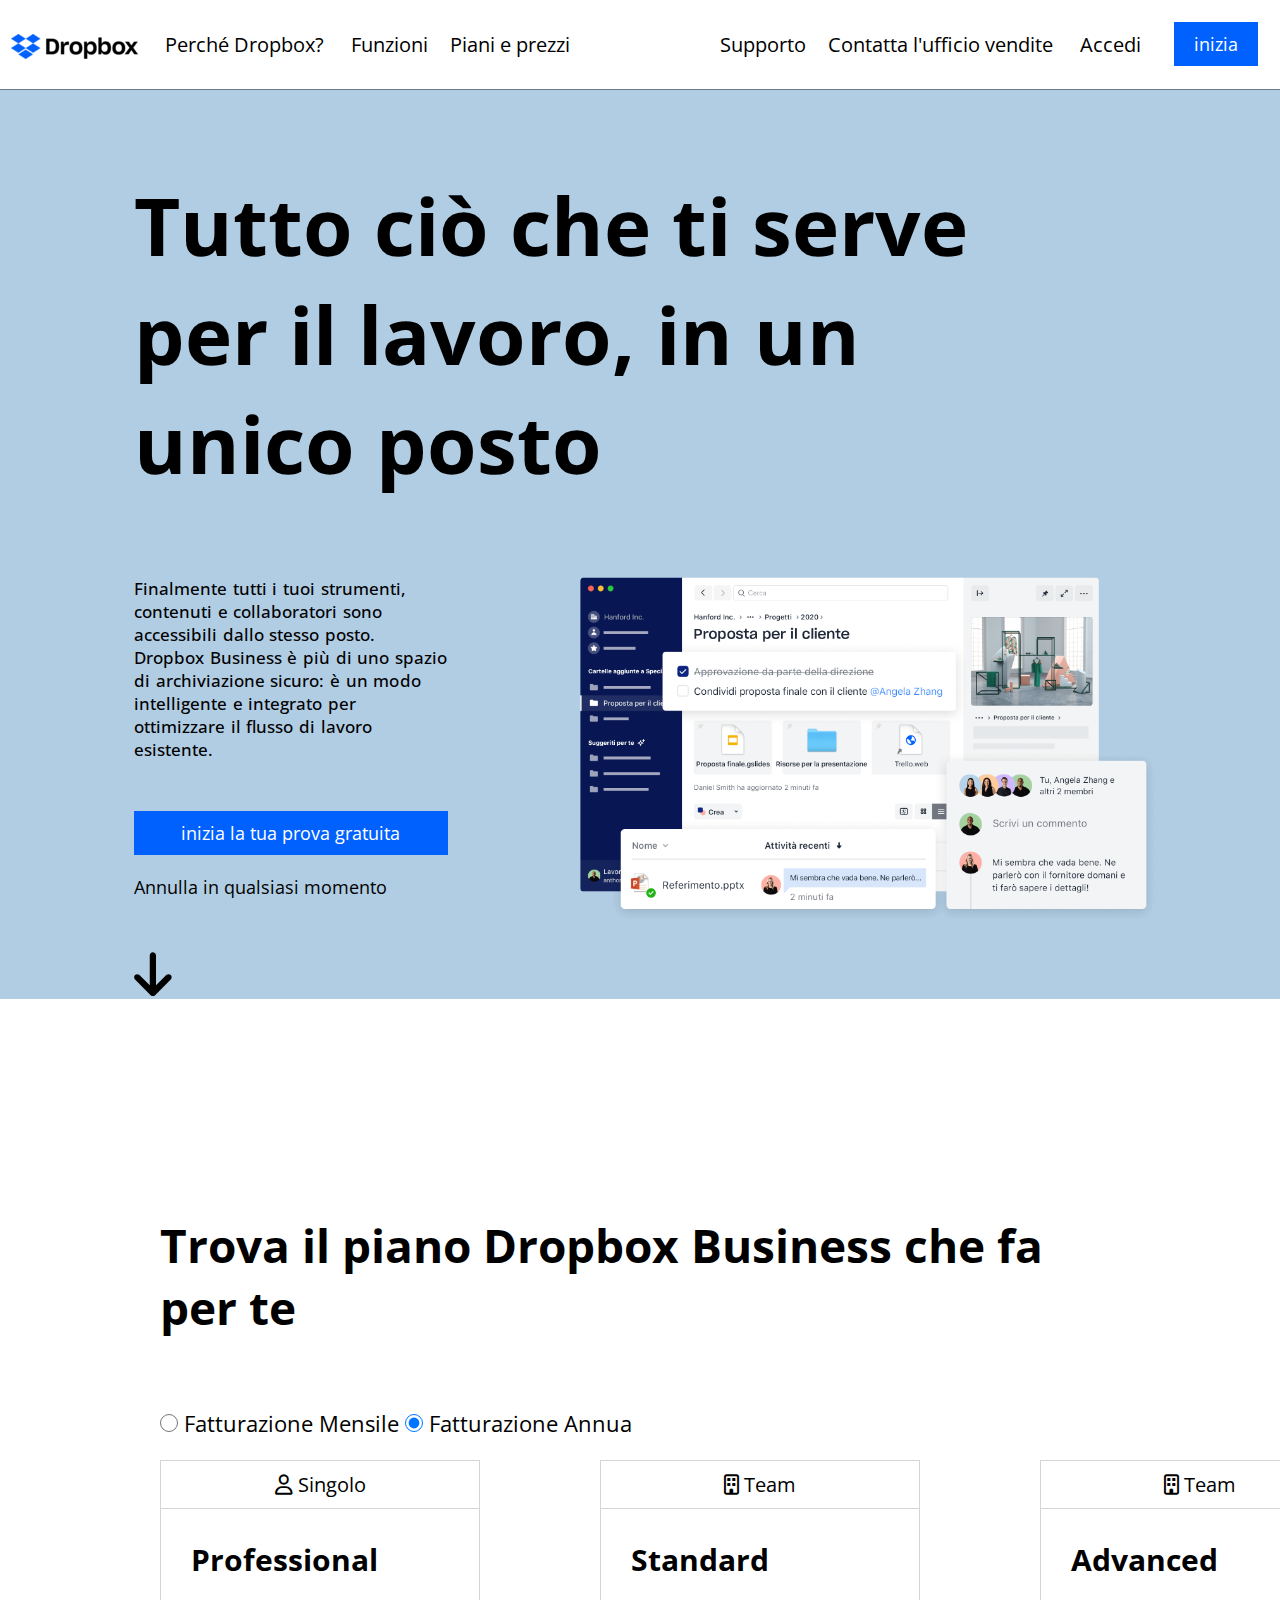
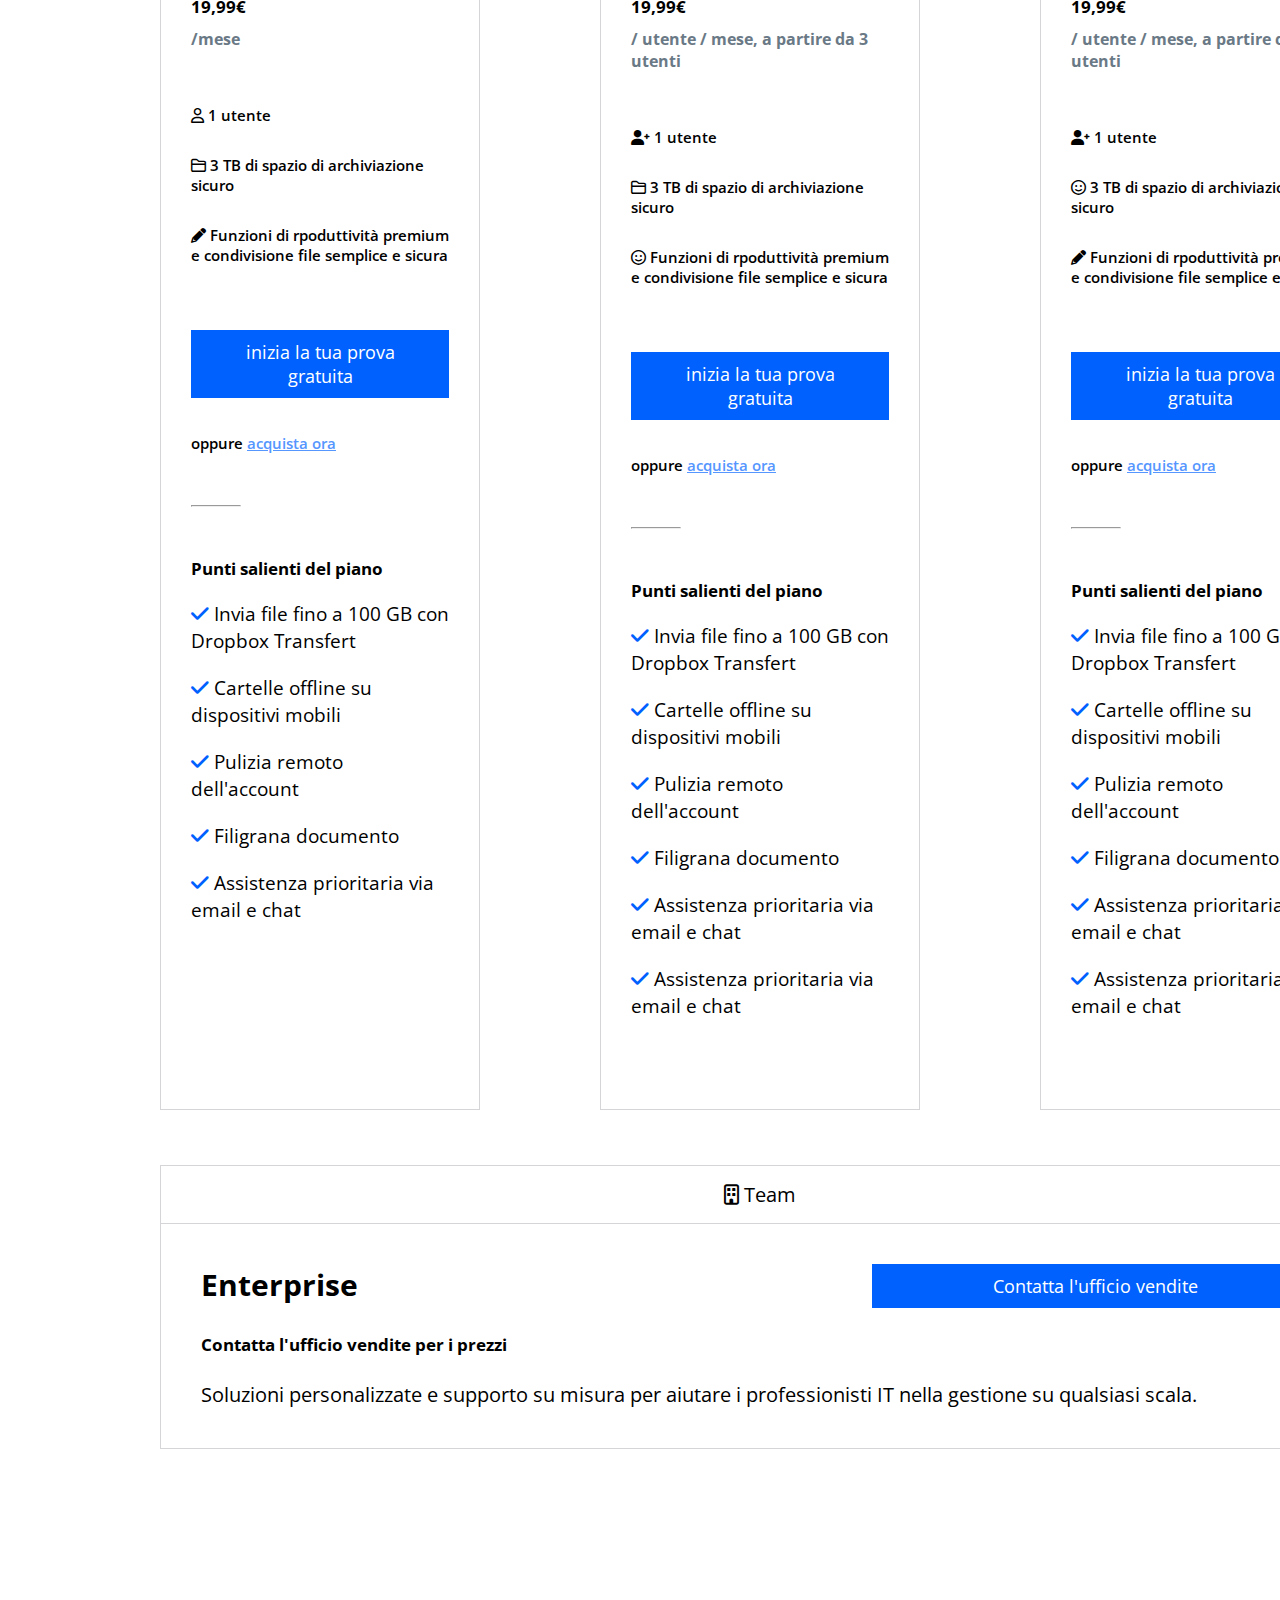
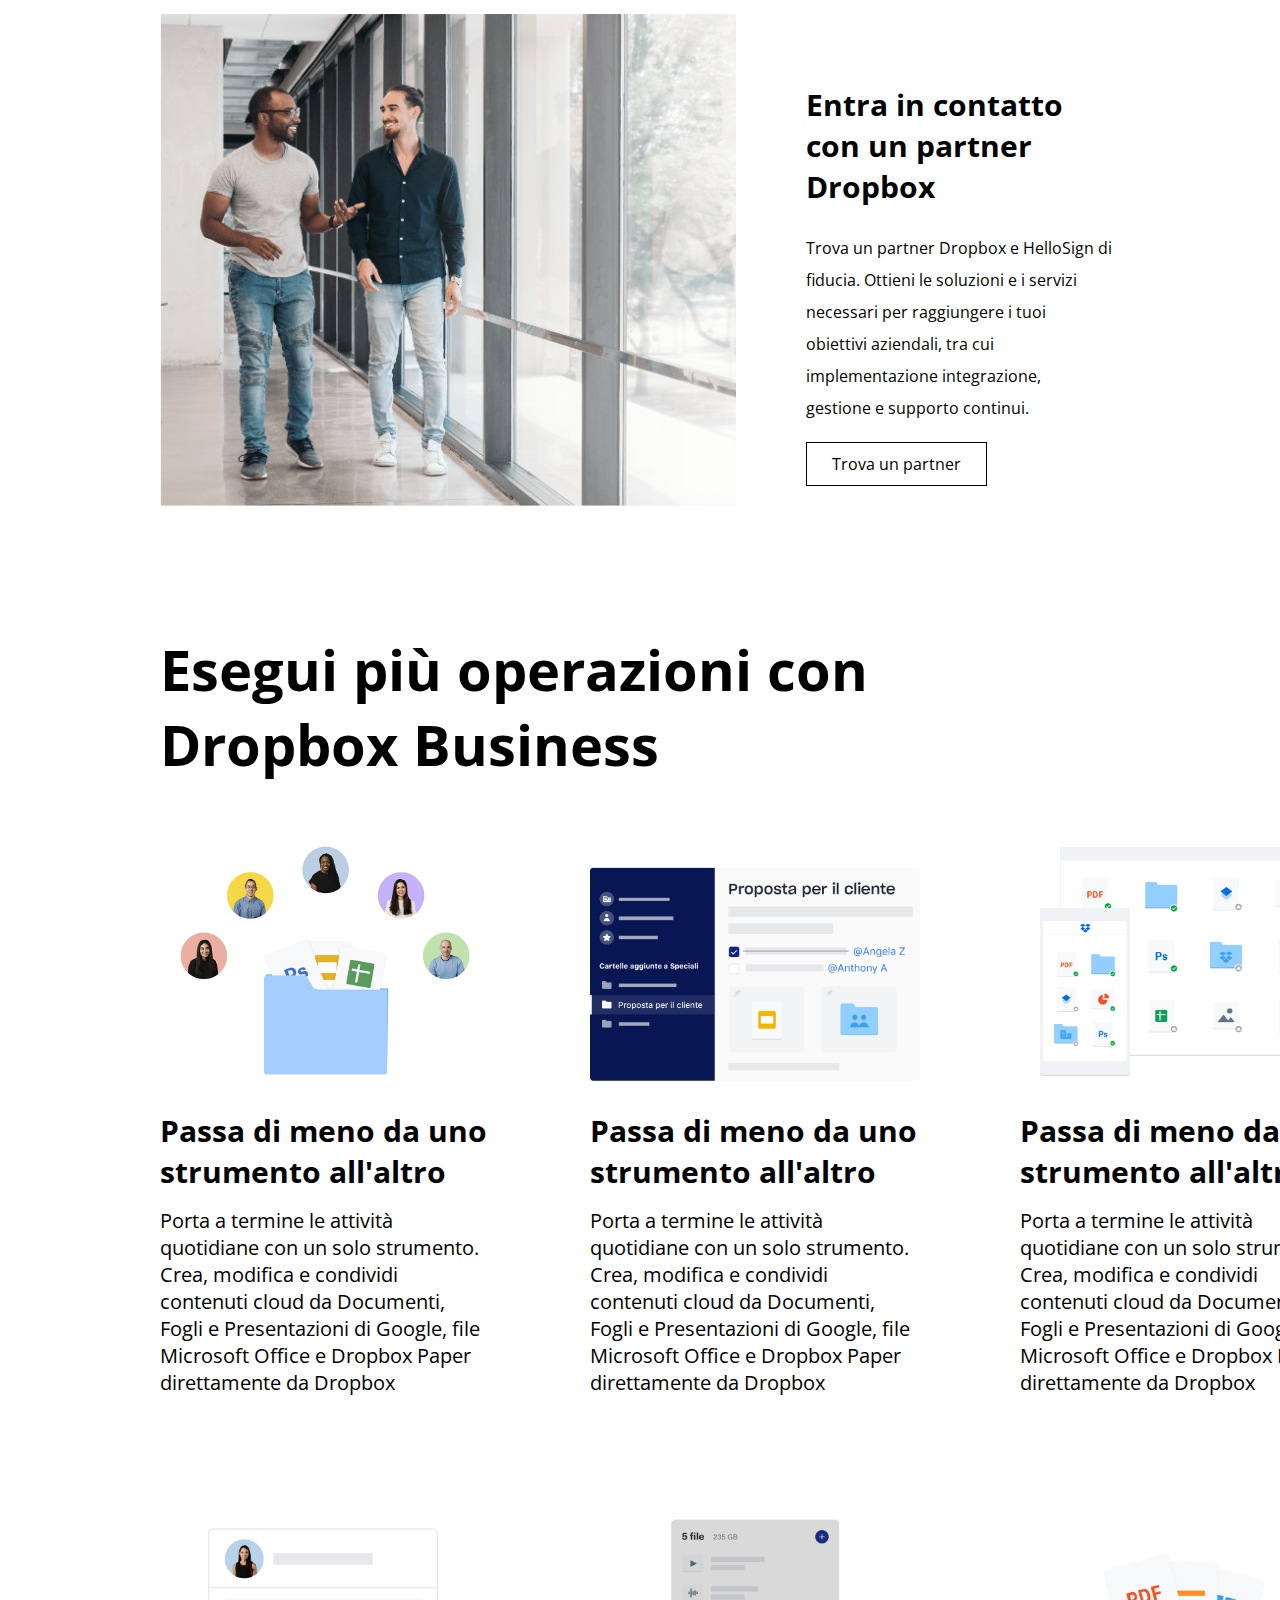
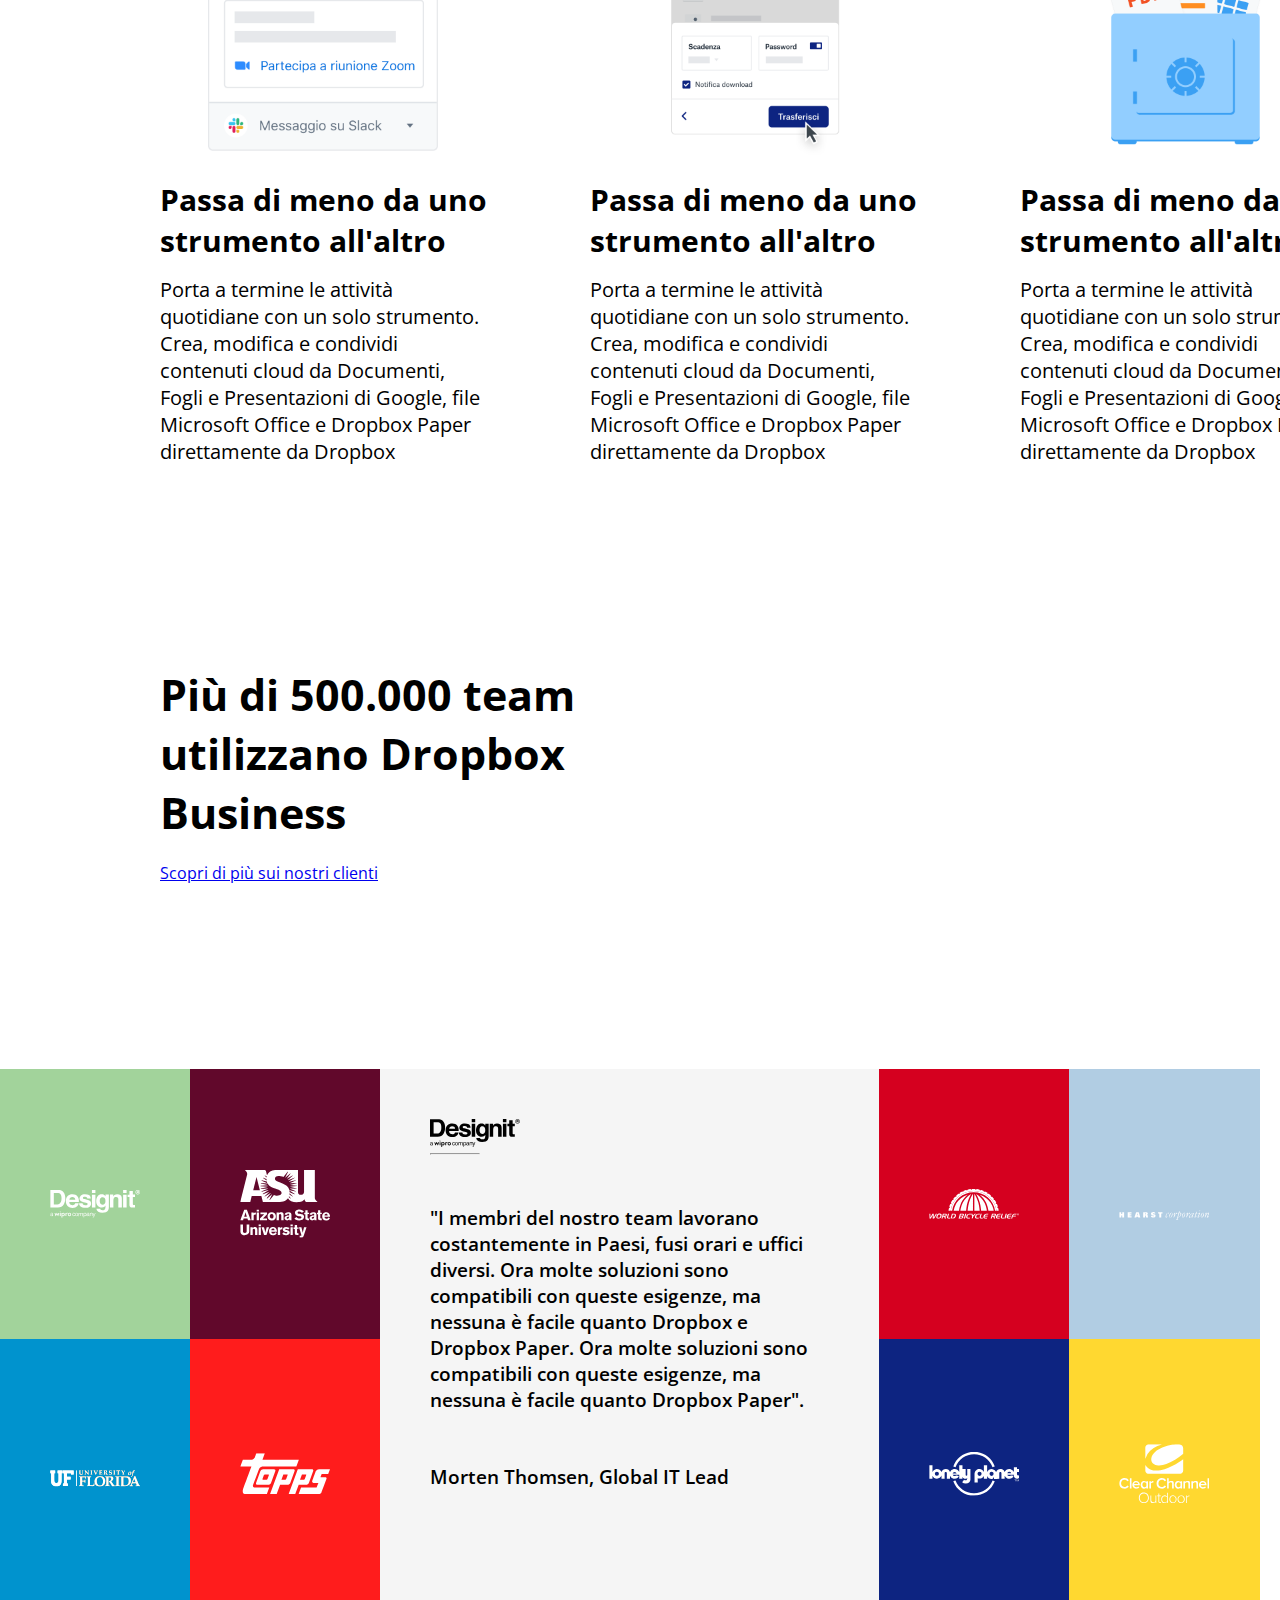
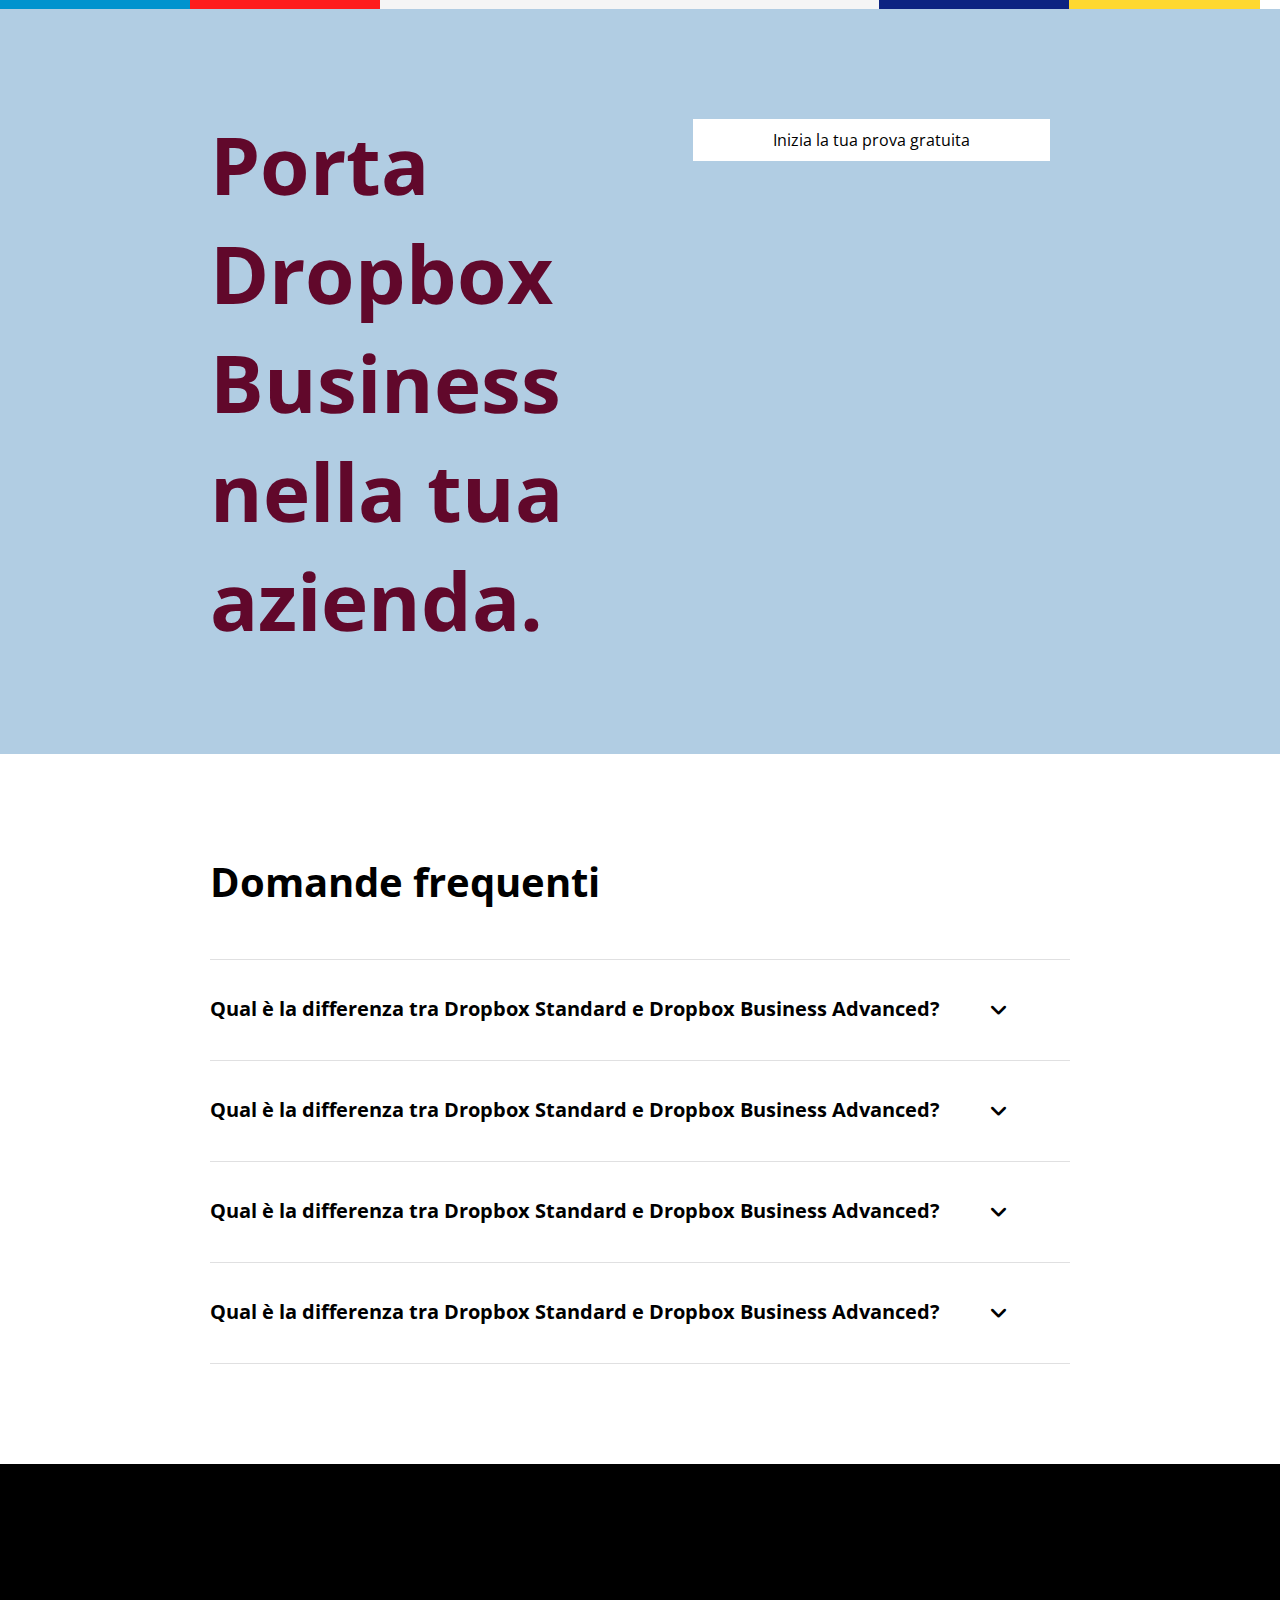
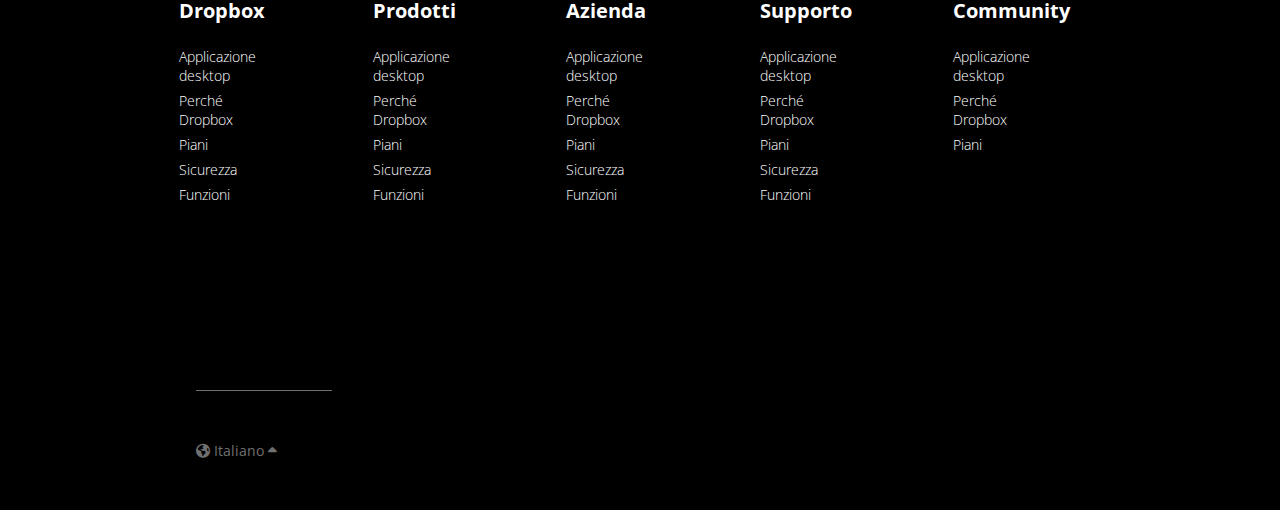
<file: index.html>
<!DOCTYPE html>
<html lang="en">
<head>
    <meta charset="UTF-8">
    <meta http-equiv="X-UA-Compatible" content="IE=edge">
    <meta name="viewport" content="width=device-width, initial-scale=1.0">
    <link rel="stylesheet" href="https://cdnjs.cloudflare.com/ajax/libs/font-awesome/6.0.0/css/all.min.css">
    <link rel="preconnect" href="https://fonts.googleapis.com">
    <link rel="preconnect" href="https://fonts.gstatic.com" crossorigin>
    <link href="https://fonts.googleapis.com/css2?family=Heebo:wght@100;200;300;400;500;600;700;800;900&family=Open+Sans:ital,wght@0,300;0,400;0,500;0,600;0,700;0,800;1,300;1,400;1,500;1,600;1,700;1,800&family=Roboto:wght@700&display=swap" rel="stylesheet">
    <link rel="stylesheet" href="css/style.css">
    <title>Dropbox</title>
</head>
<body>

    <!-- INTESTAZIONE -->
    <header>
        <!-- navbar -->
        <nav class="clearfix">
            <div class="navsx left">
                <ul class="left">
                    <li>
                         <a href="#"><img src="img/logo-small.png" alt="logo"></a>
                    </li>
                    <li class="list-hover">
                        <a href="#">Perché Dropbox?</a>
                    </li>
                    <li class="list-hover">
                        <a href="#">Funzioni</a>
                    </li>
                </ul>
                <div class="dropdown left">
                    <ul>
                        <li class="list-hover">
                            <a href="#">Piani e prezzi</a>
                            <ul class="dropdown-content">
                                <li><a href="soluzioni.html">Soluzioni</a></li>
                            </ul>
                        </li>
                    </ul>
                </div>
            </div>

            <div class="navdx right clearfix"> 
                <div class="start-btn btn right"><a href="#">inizia</a></div>
                <ul class="right">
                    <li class="list-hover"><a href="#">Contatta l'ufficio vendite</a></li>
                    <li class="list-hover"><a href="#">Accedi</a></li>
                </ul>
                <div class="dropdown right">
                    <ul>
                        <li class="list-hover">
                            <a href="#">Supporto</a>
                            <ul class="dropdown-content">
                                <li><a href="#">Centro assistenza</a></li>
                                <li><a href="#">Forum della community</a></li>
                            </ul>
                        </li>
                    </ul>
                </div>
            </div>
        </nav>
        <!-- fine navbar -->

        <!-- jumbotron -->
        <section class="bg-color-skyblue clearfix">
            <div class="container-90" id="jumbotron">
                <div class="jumbo-title">
                    <h1>Tutto ciò che ti serve per il lavoro, in un unico posto</h1>
                </div>
                <div class="jumbo-text left">
                    <div>
                        <p>Finalmente tutti i tuoi strumenti, contenuti e collaboratori sono accessibili dallo stesso posto. Dropbox Business &egrave; pi&ugrave; di uno spazio di archiviazione sicuro: &egrave; un modo intelligente e integrato per ottimizzare il flusso di lavoro esistente.</p>
                    </div>
                    <div class="btn"> <a href="#">inizia la tua prova gratuita</a></div>
                    <div class="small-text">Annulla in qualsiasi momento</div>
                    <div class="arrow">
                        <a href="#sez-1"><i class="fa-solid fa-arrow-down"></i></a> 
                    </div>
                </div>
                <div class="jumbo-img left">
                    <img src="img/jumbo.png" alt="jumbo">
                </div>
            </div>
        </section>
        <!-- fine jumbotron -->

    </header>
    <!-- FINE INTESTAZIONE  -->

    <!-- CORPO -->
    <main>
        <!-- sezione 1 -->
            <!-- title -->
        <section class="container-75 sez-1">
            <div class="sez-1-title-container">
                <div class="sez-1-title" id="sez-1">
                    <h2>Trova il piano Dropbox Business che fa per te</h2>
                </div>
                <div class="sez-1-check">
                    <p>
                        <label class="checkbox">
                            <input type="radio" class="check" checked="checked" name="radio">
                            <span class="checkmark"></span>
                            Fatturazione Mensile
                        </label>
                        <label class="checkbox">
                            <input type="radio" class="check" checked="checked" name="radio">
                            <span class="checkmark"></span>
                            Fatturazione Annua
                        </label>
                    </p>
                </div>
            </div>
                <!-- cards -->
            <div class="cards clearfix">
                    <div class="sez-1-card left">
                        <div class="card-title">
                            <i class="fa-regular fa-user"></i>
                            <span>Singolo</span>    
                        </div>
                        <div class="card-container">
                            <h2>Professional</h2>
                            <h5>19,99&euro;</h5>
                            <h6>/mese</h6>
                            <p>
                                <span class="card-content">
                                    <i class="fa-regular fa-user"></i>
                                    <span>1 utente</span>
                                </span>
                                <span class="card-content">
                                    <i class="fa-regular fa-folder"></i>
                                    3 TB di spazio di archiviazione sicuro
                                </span>
                                <span class="card-content">
                                    <i class="fa-solid fa-pencil"></i>
                                    Funzioni di rpoduttività premium e condivisione file semplice e sicura
                                </span>
                            </p>
                            <span class="card-btn btn card-content">
                                <a href="#">inizia la tua prova gratuita</a>
                            </span>
                            <span class="card-link">
                                oppure <a href="#">acquista ora</a>
                            </span>
                            <hr>
                            <span class="card-list">
                                <h4>Punti salienti del piano</h4>
                                <ul>
                                    <li>
                                        <i class="fa-solid fa-check blue"></i>
                                        <span>Invia file fino a 100 GB con Dropbox Transfert</span>
                                    </li>
                                    <li>
                                        <i class="fa-solid fa-check blue"></i>
                                        <span>Cartelle offline su dispositivi mobili</span>
                                    </li>
                                    <li>
                                        <i class="fa-solid fa-check blue"></i>
                                        <span>Pulizia remoto dell'account</span>
                                    </li>
                                    <li>
                                        <i class="fa-solid fa-check blue"></i>
                                        <span>Filigrana documento</span>
                                    </li>
                                    <li>
                                        <i class="fa-solid fa-check blue"></i>
                                        <span>Assistenza prioritaria via email e chat</span>
                                    </li>
                                </ul>
                            </span>
                        </div>
                    </div>

                    <div class="sez-1-card sez-1-center-card left">
                        <div class="card-title">
                            <i class="fa-regular fa-building"></i>
                            <span>Team</span>    
                        </div>
                        <div class="card-container">
                            <h2>Standard</h2>
                            <h5>19,99&euro;</h5>
                            <h6>/ utente / mese, a partire da 3 utenti</h6>
                            <p>
                                <span class="card-content">
                                    <i class="fa-solid fa-user-plus"></i>
                                    <span>1 utente</span>
                                </span>
                                <span class="card-content">
                                    <i class="fa-regular fa-folder"></i>
                                    3 TB di spazio di archiviazione sicuro
                                </span>
                                <span class="card-content">
                                    <i class="fa-regular fa-face-smile"></i>
                                    Funzioni di rpoduttività premium e condivisione file semplice e sicura
                                </span>
                            </p>
                            <span class="card-btn btn card-content">
                                <a href="#">inizia la tua prova gratuita</a>
                            </span>
                            <span class="card-link">
                                oppure <a href="#">acquista ora</a>
                            </span>
                            <hr>
                            <span class="card-list">
                                <h4>Punti salienti del piano</h4>
                                <ul>
                                    <li>
                                        <i class="fa-solid fa-check blue"></i>
                                        <span>Invia file fino a 100 GB con Dropbox Transfert</span>
                                        </li>
                                    <li>
                                        <i class="fa-solid fa-check blue"></i>
                                        <span>Cartelle offline su dispositivi mobili</span>
                                        </li>
                                    <li>
                                        <i class="fa-solid fa-check blue"></i>
                                        <span>Pulizia remoto dell'account</span>
                                        </li>
                                    <li>
                                        <i class="fa-solid fa-check blue"></i>
                                        <span>Filigrana documento</span>
                                        </li>
                                    <li>
                                        <i class="fa-solid fa-check blue"></i>
                                        <span>Assistenza prioritaria via email e chat</span>
                                    </li>
                                    <li>
                                        <i class="fa-solid fa-check blue"></i>
                                        <span>Assistenza prioritaria via email e chat</span>
                                    </li>
                                </ul>
                            </span>
                        </div>
                    </div>

                    <div class="sez-1-card left">
                        <div class="card-title">
                            <i class="fa-regular fa-building"></i>
                            <span>Team</span>    
                        </div>
                        <div class="card-container">
                            <h2>Advanced</h2>
                            <h5>19,99&euro;</h5>
                            <h6>/ utente / mese, a partire da 3 utenti</h6>
                            <p>
                                <span class="card-content">
                                    <i class="fa-solid fa-user-plus"></i>
                                    <span>1 utente</span>
                                </span>
                                <span class="card-content">
                                    <i class="fa-regular fa-face-smile"></i>
                                    3 TB di spazio di archiviazione sicuro
                                </span>
                                <span class="card-content">
                                    <i class="fa-solid fa-pencil"></i>
                                    Funzioni di rpoduttività premium e condivisione file semplice e sicura
                                </span>
                            </p>
                            <span class="card-btn btn card-content">
                                <a href="#">inizia la tua prova gratuita</a>
                            </span>
                            <span class="card-link">
                                oppure <a href="#">acquista ora</a>
                            </span>
                            <hr>
                            <span class="card-list">
                                <h4>Punti salienti del piano</h4>
                                <ul>
                                    <li>
                                        <i class="fa-solid fa-check blue"></i>
                                        <span>Invia file fino a 100 GB con Dropbox Transfert</span>
                                    </li>
                                    <li>
                                        <i class="fa-solid fa-check blue"></i>
                                        <span>Cartelle offline su dispositivi mobili</span>
                                    </li>
                                    <li>
                                        <i class="fa-solid fa-check blue"></i>
                                        <span>Pulizia remoto dell'account</span>
                                    </li>
                                    <li>
                                        <i class="fa-solid fa-check blue"></i>
                                        <span>Filigrana documento</span>
                                    </li>
                                    <li>
                                        <i class="fa-solid fa-check blue"></i>
                                        <span>Assistenza prioritaria via email e chat</span>
                                    </li>
                                    <li>
                                        <i class="fa-solid fa-check blue"></i>
                                        <span>Assistenza prioritaria via email e chat</span>
                                    </li>
                                </ul>
                            </span>
                        </div>
                    </div>
            </div>
            <!-- footer -->
            <div class="sez-1-footer">
                <div class="sez-1-footer-container">
                    <div class="sez-1-footer-title">
                        <i class="fa-regular fa-building"></i>
                        <span>Team</span>    
                    </div>
                    <div class="sez-1-footer-content clearfix">
                        <div class="sez-1-footer-content-title left">
                            <h2>Enterprise</h2>
                        </div>
                        <div class="sez-1-footer-content-btn right">
                            <span class="sez-1-btn btn">
                                <a href="#">Contatta l'ufficio vendite</a>
                            </span>
                        </div>
                        <div class="sez-1-footer-content-subtitle left">
                            <h5>Contatta l'ufficio vendite per i prezzi</h5>
                        </div>
                        <div class="sez-1-footer-content-text left">
                            <p>Soluzioni personalizzate e supporto su misura per aiutare i professionisti IT nella gestione su qualsiasi scala.</p>
                        </div>
                    </div>
                </div>
            </div>
        </section>

        <section class="container-75 sez-2 clearfix">        
            <div class="sez-2-img left">
                <img src="img/partner.png" alt="partner">
            </div>
            <div class="sez-2-text right">
                <h5>Entra in contatto con un partner Dropbox</h5>
                <p>Trova un partner Dropbox e HelloSign di fiducia. Ottieni le soluzioni e i servizi necessari per raggiungere i tuoi <br> obiettivi aziendali, tra cui implementazione  integrazione, <br> gestione e supporto continui.</p>
                <div class="sez-2-btn">
                    <a href="#">Trova un partner</a>
                </div>
            </div>
        </section>

        <section class="container-75 sez-3">
            <div class="sez-3-title">
                <h2>Esegui più operazioni con Dropbox Business</h2>
            </div>
            <div class="sez-3-cards clearfix">
                <div class="sez-3-card left">
                    <img src="img/business-feature-switching-tools.png" alt="switching-tools">
                    <h5>Passa di meno da uno strumento all'altro</h5>
                    <p>Porta a termine le attività quotidiane con un solo strumento. Crea, modifica e condividi contenuti cloud da Documenti, Fogli e Presentazioni di Google, file Microsoft Office e <a href="#" class="underline">Dropbox Paper</a> direttamente da Dropbox</p>
                </div>
                <div class="sez-3-card sez-3-center-card left">
                    <img src="img/business-feature-coordinate-it.png" alt="coordinate-it">
                    <h5>Passa di meno da uno strumento all'altro</h5>
                    <p>Porta a termine le attività quotidiane con un solo strumento. Crea, modifica e condividi contenuti cloud da Documenti, Fogli e Presentazioni di Google, file Microsoft Office e <a href="#" class="underline">Dropbox Paper</a> direttamente da Dropbox</p>
                </div>
                <div class="sez-3-card left">
                    <img src="img/business-feature-multi-device.png" alt="multi-device">
                    <h5>Passa di meno da uno strumento all'altro</h5>
                    <p>Porta a termine le attività quotidiane con un solo strumento. Crea, modifica e condividi contenuti cloud da Documenti, Fogli e Presentazioni di Google, file Microsoft Office e <a href="#" class="underline">Dropbox Paper</a> direttamente da Dropbox</p>
                </div>
                <div class="sez-3-card left">
                    <img src="img/business-feature-integrations-it.png" alt="integrations-it">
                    <h5>Passa di meno da uno strumento all'altro</h5>
                    <p>Porta a termine le attività quotidiane con un solo strumento. Crea, modifica e condividi contenuti cloud da Documenti, Fogli e Presentazioni di Google, file Microsoft Office e <a href="#" class="underline">Dropbox Paper</a> direttamente da Dropbox</p>
                </div>
                <div class="sez-3-card sez-3-center-card left">
                    <img src="img/business-feature-send-files-it.png" alt="send-files-it">
                    <h5>Passa di meno da uno strumento all'altro</h5>
                    <p>Porta a termine le attività quotidiane con un solo strumento. Crea, modifica e condividi contenuti cloud da Documenti, Fogli e Presentazioni di Google, file Microsoft Office e <a href="#" class="underline">Dropbox Paper</a> direttamente da Dropbox</p>
                </div>
                <div class="sez-3-card left">
                    <img src="img/business-feature-security.png" alt="security">
                    <h5>Passa di meno da uno strumento all'altro</h5>
                    <p>Porta a termine le attività quotidiane con un solo strumento. Crea, modifica e condividi contenuti cloud da Documenti, Fogli e Presentazioni di Google, file Microsoft Office e <a href="#" class="underline">Dropbox Paper</a> direttamente da Dropbox</p>
                </div>
            </div>
        </section>

        <section class="container-75 sez-4">
            <div class="sez-4-container">
                <div class="sez-4-title">
                    <h3>Più di 500.000 team <br> utilizzano Dropbox Business</h3>
                </div>
                <div class="sez-4-link">
                    <a href="#">Scopri di più sui nostri clienti</a>
                </div>
            </div>
        </section>

        <section class="sez-5">
            <div class="sez-5-container clearfix">
                <div class="sez-5-side-box left clearfix">
                    <div class="sez-5-logo left green">
                        <img src="img/designit.svg">
                    </div>
                    <div class="sez-5-logo left dark-red">
                        <img src="img/arizona_state_university.svg">
                    </div>
                    <div class="sez-5-logo left bg-blue">
                        <img src="img/university_of_florida.svg">
                    </div>
                    <div class="sez-5-logo left luminous-red">
                        <img src="img/topps.svg">
                    </div>
                </div>

                <div class="sez-5-center-box left">
                    <div class="sez-5-center-box-content left">
                        <img src="img/designit.svg">
                    </div>
                    <div class="sez-5-center-box-content-text">
                        <hr>
                        <p>"I membri del nostro team lavorano costantemente in Paesi, fusi orari e uffici diversi. Ora molte soluzioni sono compatibili con queste esigenze, ma nessuna è facile quanto Dropbox e Dropbox Paper. Ora molte soluzioni sono compatibili con queste esigenze, ma nessuna è facile quanto Dropbox Paper".</p>
                        <span>Morten Thomsen, Global IT Lead</span>
                    </div>
                </div>

                <div class="sez-5-side-box left clearfix">
                    <div class="sez-5-logo left red">
                        <img src="img/world_bicycle_relief.svg">
                    </div>
                    <div class="sez-5-logo left bg-color-skyblue">
                        <img src="img/hearst_corp.svg">
                    </div>
                    <div class="sez-5-logo left dark-blue">
                        <img src="img/lonely_planet.svg">
                    </div>
                    <div class="sez-5-logo left yellow">
                        <img src="img/clear_channel.svg">
                    </div>
                </div>
            </div>
        </section>

        <section class="bg-color-skyblue margin-top-negative">
            <section class="container-75 sez-6 clearfix">
                <div class="sez-6-container">
                    <div class="sez-6-title left">
                        <h1>Porta Dropbox Business nella tua azienda.</h1>
                    </div>
                    <div class="sez-6-button">
                        <div class="sez-6-btn right">
                            <a href="#">Inizia la tua prova gratuita</a>
                        </div>
                    </div>
                </div>
            </section>
        </section>

        <section class="container-75">
            <div class="sez-7-container">
                <div class="sez-7-title">
                    <h1>Domande frequenti</h1>
                </div>
                <div class="sez-7-content clearfix">
                    <div class="sez-7-content-title left">
                        <span>Qual è la differenza tra Dropbox Standard e Dropbox Business Advanced?</span> 
                        <i class="fa-solid fa-angle-down right"></i>
                        <p>Il piano Standard fornisce ai team 5 TB(5000 GB) di spazio di archiviazione e semplici strumenti di condivisione e collaborazione. Per i team che hanno bisogno di più spazio di archiviazione e sicurezza, il piano Advanced offre tutto lo spazio necessario ai team, oltre a sofisticate funzioni di amministrazione, controllo, integrazione e sicurezza. Per ulteriori informazioni sui nostri piani, consulta questa pagina.</p>
                    </div>
                </div>
                <div class="sez-7-content clearfix">
                    <div class="sez-7-content-title left">
                        <span>Qual è la differenza tra Dropbox Standard e Dropbox Business Advanced?</span> 
                        <i class="fa-solid fa-angle-down right"></i>
                        <p>Il piano Standard fornisce ai team 5 TB(5000 GB) di spazio di archiviazione e semplici strumenti di condivisione e collaborazione. Per i team che hanno bisogno di più spazio di archiviazione e sicurezza, il piano Advanced offre tutto lo spazio necessario ai team, oltre a sofisticate funzioni di amministrazione, controllo, integrazione e sicurezza. Per ulteriori informazioni sui nostri piani, consulta questa pagina.</p>
                    </div>
                </div>
                <div class="sez-7-content clearfix">
                    <div class="sez-7-content-title left">
                        <span>Qual è la differenza tra Dropbox Standard e Dropbox Business Advanced?</span> 
                        <i class="fa-solid fa-angle-down right"></i>
                        <p>Il piano Standard fornisce ai team 5 TB(5000 GB) di spazio di archiviazione e semplici strumenti di condivisione e collaborazione. Per i team che hanno bisogno di più spazio di archiviazione e sicurezza, il piano Advanced offre tutto lo spazio necessario ai team, oltre a sofisticate funzioni di amministrazione, controllo, integrazione e sicurezza. Per ulteriori informazioni sui nostri piani, consulta questa pagina.</p>
                    </div>
                </div>
                <div class="sez-7-final-content clearfix">
                    <div class="sez-7-content-title left">
                        <span>Qual è la differenza tra Dropbox Standard e Dropbox Business Advanced?</span> 
                        <i class="fa-solid fa-angle-down right"></i>
                        <p>Il piano Standard fornisce ai team 5 TB(5000 GB) di spazio di archiviazione e semplici strumenti di condivisione e collaborazione. Per i team che hanno bisogno di più spazio di archiviazione e sicurezza, il piano Advanced offre tutto lo spazio necessario ai team, oltre a sofisticate funzioni di amministrazione, controllo, integrazione e sicurezza. Per ulteriori informazioni sui nostri piani, consulta questa pagina.</p>
                    </div>
                </div>
            </div>
        </section>

    </main>
    <!-- FINE CORPO -->

    <!-- FOOTER -->
    <footer>
        <section class="footer-container clearfix">
            <div class="content-1 left clearfix">
                <div class="info-list left">
                    <h5>Dropbox</h5>
                    <ul>
                        <li>Applicazione desktop</li>
                        <li>Perché Dropbox</li>
                        <li>Piani</li>
                        <li>Sicurezza</li>
                        <li>Funzioni</li>
                    </ul>
                </div>
                <div  class="info-list left">
                    <h5>Prodotti</h5>
                    <ul>
                        <li>Applicazione desktop</li>
                        <li>Perché Dropbox</li>
                        <li>Piani</li>
                        <li>Sicurezza</li>
                        <li>Funzioni</li>
                    </ul>
                </div>
                <div  class="info-list left">
                    <h5>Azienda</h5>
                    <ul>
                        <li>Applicazione desktop</li>
                        <li>Perché Dropbox</li>
                        <li>Piani</li>
                        <li>Sicurezza</li>
                        <li>Funzioni</li>
                    </ul>
                </div>    
                <div  class="info-list left">
                    <h5>Supporto</h5>
                    <ul>
                        <li>Applicazione desktop</li>
                        <li>Perché Dropbox</li>
                        <li>Piani</li>
                        <li>Sicurezza</li>
                        <li>Funzioni</li>
                    </ul>
                </div>    
                <div  class="info-list left">
                    <h5>Community</h5>
                    <ul>
                        <li>Applicazione desktop</li>
                        <li>Perché Dropbox</li>
                        <li>Piani</li>
                    </ul>
                </div>      
            </div>
            <div class="content-2 left">
                <div class="lang">
                    <span><i class="fa-solid fa-earth-americas"></i></span>
                    <span>Italiano</span>
                    <span><i class="fa-solid fa-caret-up"></i></span>
                </div>
            </div>
        </section>
    </footer>
    <!-- FINE FOOTER -->
</body>
</html>
</file>
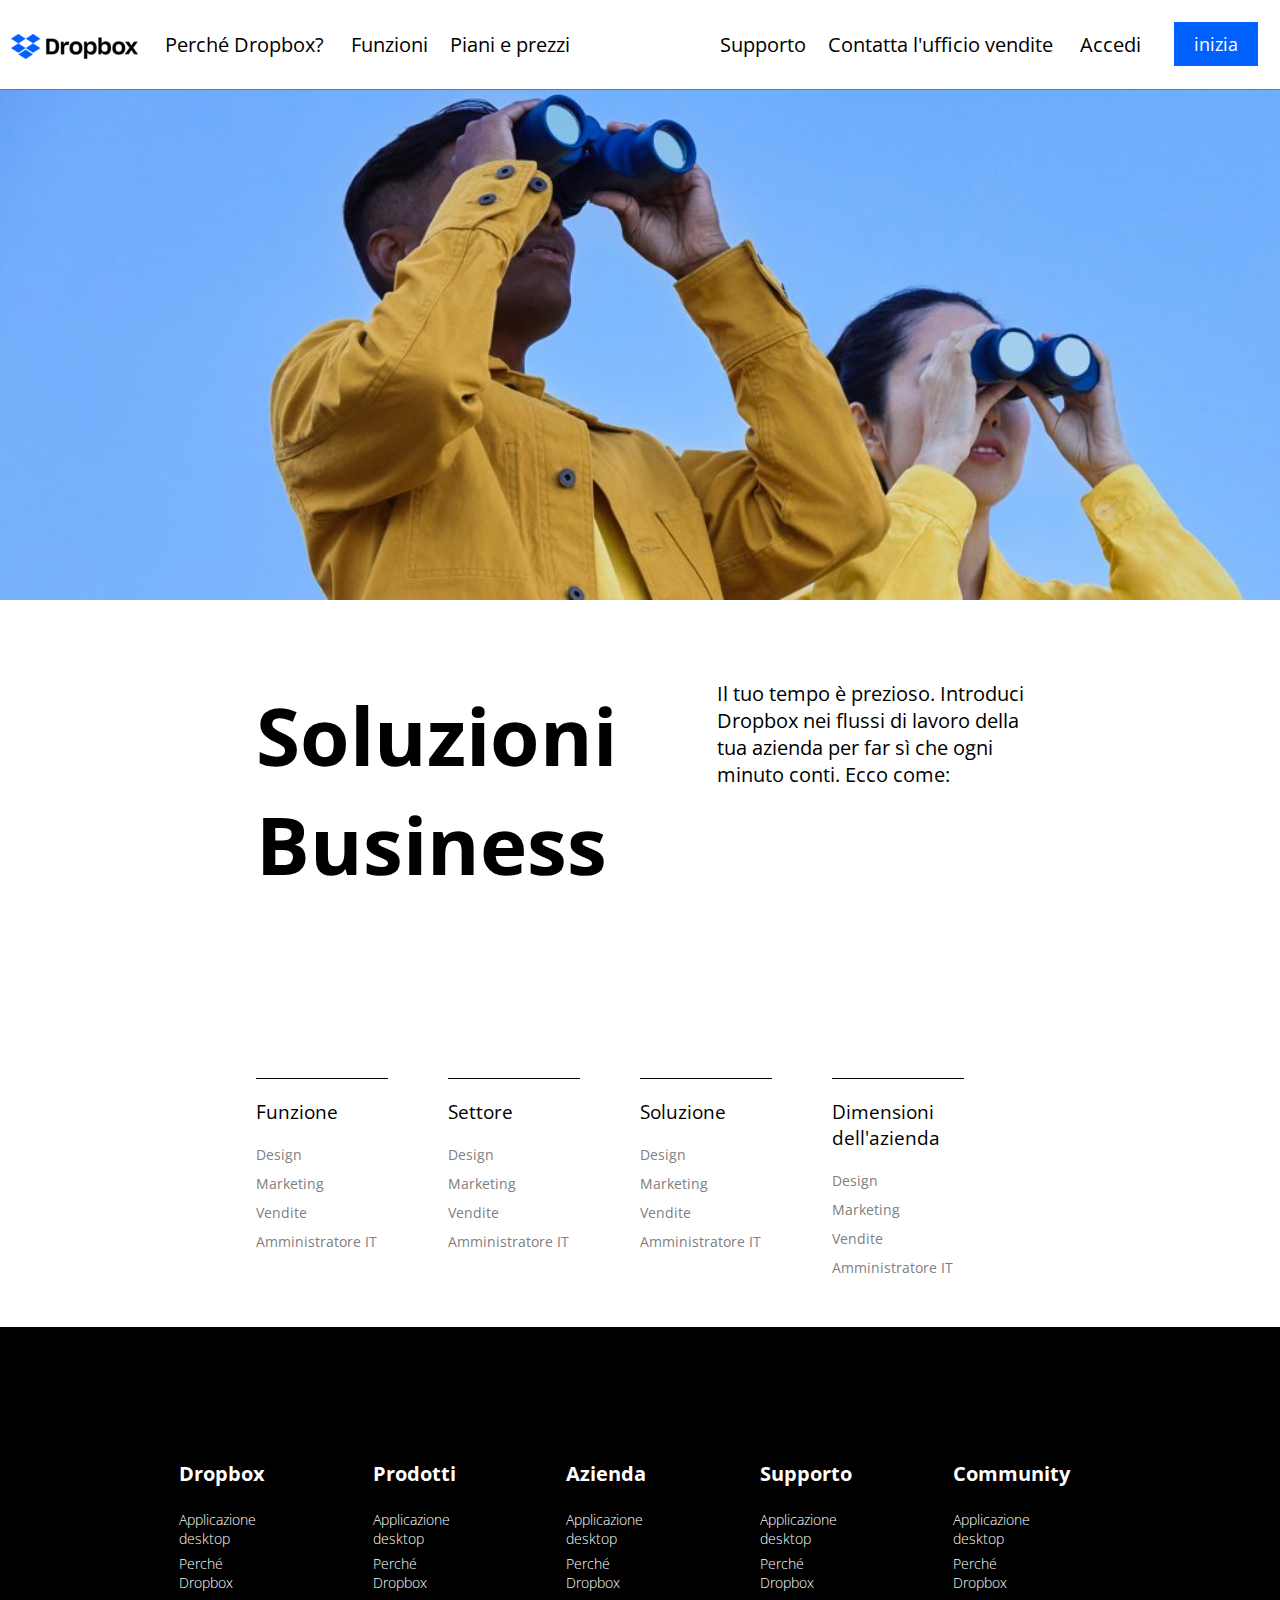
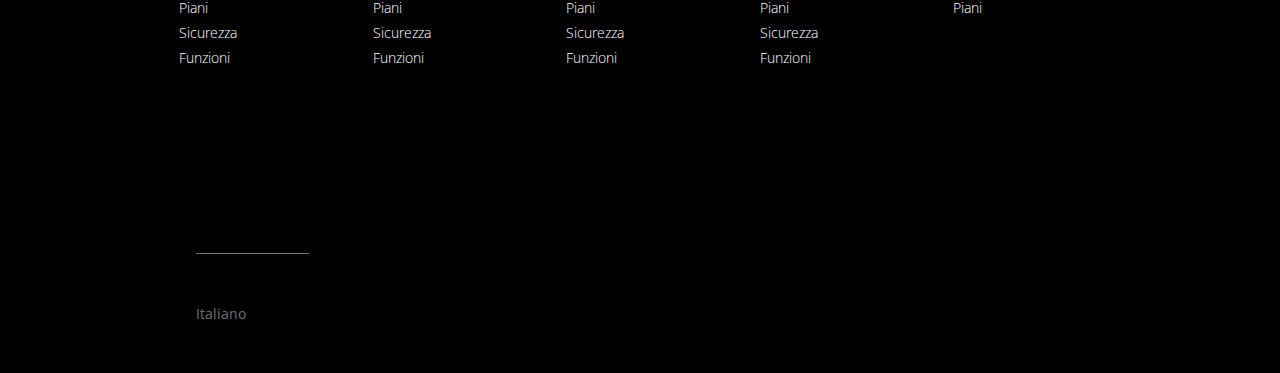
<file: soluzioni.html>
<!DOCTYPE html>
<html lang="en">
<head>
    <meta charset="UTF-8">
    <meta http-equiv="X-UA-Compatible" content="IE=edge">
    <meta name="viewport" content="width=device-width, initial-scale=1.0">
    <link rel="preconnect" href="https://fonts.googleapis.com">
    <link rel="preconnect" href="https://fonts.gstatic.com" crossorigin>
    <link href="https://fonts.googleapis.com/css2?family=Heebo:wght@100;200;300;400;500;600;700;800;900&family=Open+Sans:ital,wght@0,300;0,400;0,500;0,600;0,700;0,800;1,300;1,400;1,500;1,600;1,700;1,800&family=Roboto:wght@700&display=swap" rel="stylesheet">
    <link rel="stylesheet" href="css/style.css">
    <title>Document</title>
</head>
<body>
        <!-- INTESTAZIONE -->
        <header>
            <!-- navbar -->
            <nav class="clearfix">
                <div class="navsx left">
                    <ul class="left">
                        <li>
                             <a href="#"><img src="img/logo-small.png" alt="logo"></a>
                        </li>
                        <li class="list-hover">
                            <a href="#">Perché Dropbox?</a>
                        </li>
                        <li class="list-hover">
                            <a href="#">Funzioni</a>
                        </li>
                    </ul>
                    <div class="dropdown left">
                        <ul>
                            <li class="list-hover">
                                <a href="#">Piani e prezzi</a>
                                <ul class="dropdown-content">
                                    <li><a href="soluzioni.html">Soluzioni</a></li>
                                </ul>
                            </li>
                        </ul>
                    </div>
                </div>
    
                <div class="navdx right clearfix"> 
                    <div class="start-btn btn right"><a href="#">inizia</a></div>
                    <ul class="right">
                        <li class="list-hover"><a href="#">Contatta l'ufficio vendite</a></li>
                        <li class="list-hover"><a href="#">Accedi</a></li>
                    </ul>
                    <div class="dropdown right">
                        <ul>
                            <li class="list-hover">
                                <a href="#">Supporto</a>
                                <ul class="dropdown-content">
                                    <li><a href="#">Centro assistenza</a></li>
                                    <li><a href="#">Forum della community</a></li>
                                </ul>
                            </li>
                        </ul>
                    </div>
                </div>
            </nav>
            <!-- fine navbar -->
    
            <!-- jumbotron -->
            <section class="bg-color-skyblue jumbo-supporto">
                <div class="jumbo-supporto-img">

                </div>
            </section>
            <!-- fine jumbotron -->
    
        </header>
        <!-- FINE INTESTAZIONE  -->

        <!-- MAIN -->
        <main class="main-supporto">
            <section class="supporto-sez-1 clearfix">
                <div class="supporto-sez-1-title left">
                    <h1>Soluzioni Business</h1>
                </div>
                <div class="supporto-sez-1-text left">
                    <p>Il tuo tempo è prezioso. Introduci Dropbox nei flussi di lavoro della tua azienda per far sì che ogni minuto conti. Ecco come:</p>
                </div>
            </section>

            <section class="supporto-sez-2 clearfix">
                <div class="main-list left">
                    <h4>Funzione</h4>
                    <ul>
                        <li>Design</li>
                        <li>Marketing</li>
                        <li>Vendite</li>
                        <li>Amministratore IT</li>
                    </ul>
                </div> 
                <div class="main-list left">
                    <h4>Settore</h4>
                    <ul>
                        <li>Design</li>
                        <li>Marketing</li>
                        <li>Vendite</li>
                        <li>Amministratore IT</li>
                    </ul>
                </div>
                <div class="main-list left">
                    <h4>Soluzione</h4>
                    <ul>
                        <li>Design</li>
                        <li>Marketing</li>
                        <li>Vendite</li>
                        <li>Amministratore IT</li>
                    </ul>
                </div>
                <div class="main-list left">
                    <h4>Dimensioni dell'azienda</h4>
                    <ul>
                        <li>Design</li>
                        <li>Marketing</li>
                        <li>Vendite</li>
                        <li>Amministratore IT</li>
                    </ul>
                </div>
            </section>
        </main>
        <!-- FINE MAIN -->

        <!-- FOOTER -->
        <footer>
            <section class="footer-container clearfix">
                <div class="content-1 left clearfix">
                    <div class="info-list left">
                        <h5>Dropbox</h5>
                        <ul>
                            <li>Applicazione desktop</li>
                            <li>Perché Dropbox</li>
                            <li>Piani</li>
                            <li>Sicurezza</li>
                            <li>Funzioni</li>
                        </ul>
                    </div>
                    <div  class="info-list left">
                        <h5>Prodotti</h5>
                        <ul>
                            <li>Applicazione desktop</li>
                            <li>Perché Dropbox</li>
                            <li>Piani</li>
                            <li>Sicurezza</li>
                            <li>Funzioni</li>
                        </ul>
                    </div>
                    <div  class="info-list left">
                        <h5>Azienda</h5>
                        <ul>
                            <li>Applicazione desktop</li>
                            <li>Perché Dropbox</li>
                            <li>Piani</li>
                            <li>Sicurezza</li>
                            <li>Funzioni</li>
                        </ul>
                    </div>    
                    <div  class="info-list left">
                        <h5>Supporto</h5>
                        <ul>
                            <li>Applicazione desktop</li>
                            <li>Perché Dropbox</li>
                            <li>Piani</li>
                            <li>Sicurezza</li>
                            <li>Funzioni</li>
                        </ul>
                    </div>    
                    <div  class="info-list left">
                        <h5>Community</h5>
                        <ul>
                            <li>Applicazione desktop</li>
                            <li>Perché Dropbox</li>
                            <li>Piani</li>
                        </ul>
                    </div>      
                </div>
                <div class="content-2 left">
                    <div class="lang">
                        <span><i class="fa-solid fa-earth-americas"></i></span>
                        <span>Italiano</span>
                        <span><i class="fa-solid fa-caret-up"></i></span>
                    </div>
                </div>
            </section>
        </footer>
        <!-- FINE FOOTER -->
</body>
</html>
</file>
<file: css/style.css>
*{
    margin: 0;
    padding: 0;
    box-sizing: border-box;
}
html{
    scroll-behavior: smooth;
}
body{
    font-family: 'Open Sans';
    color: black;
    font-size: 20px;
    min-width: 1200px;
}
.clearfix::after{
    content: "";
    display: table;
    clear: both;
}
.debug{
    border: 1px solid black;
}


/* GENERAL CLASS */

.left{
    float: left;
}
.right{
    float: right;
}
.container-90{
    width: 90%;
    margin: 0 auto;
}
.container-75{
    width: 75%;
    margin: 0 auto;
}
.bg-color-skyblue{
    background-color: #B1CDE3;
}
.underline:hover{
    text-decoration: underline;
}

/* HEADER */

/* navbar */
nav{
    width: 100%; 
    height: 90px;
    min-width: 1200px;
    position: fixed;
    top: 0;
    left: 0;
    background-color: white;
    z-index: 1;
    border-bottom: 1px solid #6A7986;
}
nav ul li{
    list-style-type: none;
    display: inline-block;

}
.navsx{
    width: 50%;

}
.navdx{
    width: 50%;
    text-align: right;
}
.start-btn a{
    display: block;
    padding: 10px 20px;
    background-color: #0061FF;
    color: #fff;
    text-decoration: none;
    text-align: center;
    font-size: 18px;
    margin: 22px;
}
nav .logo, nav ul{
    display: inline-block;
}
nav ul li.list-hover:hover{
    border-bottom: 2px solid black;
    cursor: pointer;
}
.navsx ul li a, .navdx ul li a{
    text-decoration: none;
    color: black;
    padding-right: 11px;
    padding-left: 11px;
    line-height: 90px;
}
.navsx ul li a img{
    vertical-align: middle;
}


/* jumbotron */

#jumbotron{
    margin-top: 70px;
    padding-top: 80px;
    padding-left: 70px;
    padding-right:70px;
}
.jumbo-title{
    width: 100%;
    padding-top: 20px;
}
.jumbo-title h1{
    font-size: 80px;
    padding-right: 125px;
}
.jumbo-text{
    width: 31%;
    padding-top: 80px;
    margin-right: 78px;
}
.jumbo-text p{
    font-size: 17px;
    font-weight: 500;
    word-spacing: 0.1em;
    text-align: left;
    margin-bottom: 50px;
}
.jumbo-img{
    width: 60%;
    position: relative;
    bottom: -80px;
    right: -30px;
}
.jumbo-img img{
    width: 100%;
}
.btn a:hover{
    background-color: blue;
    box-shadow: 0 3px 6px rgba(0, 0, 0, 0.6);
    cursor: pointer;
}
.btn a{
    display: block;
    padding: 10px 20px;
    background-color: #0061FF;
    color: #fff;
    text-decoration: none;
    text-align: center;
    font-size: 18px;
}
.small-text{
    font-size: 18px;
    margin-top: 20px;
}
.arrow a i{
    padding-top: 50px;
    font-size: 50px;
    font-weight: 800;
    color: black;
}

/* CORPO */
.sez-1{
    margin-top: 165px;
}
.sez-2{
    margin-top: 165px;
}
.sez-3{
    margin-top: 90px;
}
.sez-4{
    margin-top: 100px;
}
.sez-5{
    margin-top: 165px;
}
.sez-6{
    margin-top: 165px;
}
.sez-7{
    margin-top: 165px;
}


/* sezione 1 */
.sez-1-title-container{
    width: 100%;
}
.sez-1-title{
    width: 100%;
    padding: 50px 0px;
}
.sez-1-title h2{
    font-size: 46px;
}
.sez-1-check{
    padding: 25px 0px;
}
.sez-1-check p{
    line-height: 20px;
}
.check{
    width: 18px;
    height: 18px;
}
.checkbox {
  position: relative;
  margin-bottom: 22px;
  cursor: pointer;
  font-size: 22px;
}
.checkbox input:hover{
    cursor: pointer;
}
.checkbox:hover input ~ .checkmark {
    background-color: #ccc;
}
.checkbox input:checked ~ .checkmark {
    background-color: #2196F3;
}
.checkbox .checkmark:after {
       top: 9px;
      left: 9px;
      width: 8px;
      height: 8px;
      border-radius: 50%;
      background: white;
}
.sez-1-card{
        display: block;
        width: calc((90% / 3) - 40px);
        border: 1px solid #D5D5D7;
}
.sez-1-center-card{
    margin: 0 120px;
}
.card-title{
      border-bottom: 1px solid #D5D5D7;
      text-align: center;
      padding: 10px;
}
.card-container{
      padding: 30px;
      min-height: 1200px;
}
.card-container h5{
    padding-top: 15px;
}
.card-container h6{
    font-size: 16px;
    color: #6A7986;
    padding-top: 10px;
}
.card-container p{
    padding-top: 55px;
    font-size: 15px;
    font-weight: 600;
    padding-bottom: 35px;
}
.card-content{
    display: block;
    margin-bottom: 30px
}
.card-btn a{
    padding: 10px 35px;
}
.cards{
    width: 100%;
    min-width: 1200px;
}
.card-link{
    font-size: 15px;
    font-weight: 600;
}
.card-link a{
    color: #5696FF;
}
.card-link a:hover{
    color: #0061FF;
}
.card-link a:active{
    color: red;
}
hr{
    margin: 50px 0;
    width: 50px;
    color: #6A7986;
}
.card-list h4{
    font-size:17px;
    font-weight: 700;
    padding-bottom: 20px;
}
.card-list ul li{
    list-style-type: none;
    padding-bottom: 20px;
}
.card-list ul li span{
    font-size: 19px;
}
.blue{
    color: #0061FF;
}
.sez-1-footer{
    width: 100%;
    min-width: 1200px;
}
.sez-1-footer-container{
    margin-top: 55px;
    border: 1px solid #d5d5d7;
}
.sez-1-footer-title{
    padding: 15px;
    text-align: center;
    border-bottom: 1px solid #d5d5d7;
}
.sez-1-footer-content{
    padding: 40px;
}
.sez-1-footer-content-title{
    width: 50%;
}
.sez-1-footer-content-btn{
    width: 40%;
    text-align: right;
}
.sez-1-btn a{
    padding: 10px 85px;
}
.sez-1-footer-content-subtitle{
    width: 100%;
    padding-top: 25px;
    text-align: left;
}
.sez-1-footer-content-text{
    width: 100%;
    padding-top: 25px;
    text-align: left;
}

/* sezione 2 */
.sez-2-img{
    width: 60%;
}
.sez-2-img img{
    width: 100%;
}
.sez-2-text{
    width: 40%;
    padding-left: 70px;
    padding-top: 70px;
}
.sez-2-text h5{
    font-size:30px;
}
.sez-2-text p{
    padding-top: 25px;
    padding-bottom: 25px;
    font-size: 16px;
    line-height: 2em;
}
.sez-2-btn a{
    padding: 10px 25px;
    border: 1px solid black;
    text-decoration: none;
    text-align: center;
    color: black;
    font-size: 16px;
} 
.sez-2-btn a:hover{
    background-color: #4b565f;
    cursor: pointer;
    color: #fff;
    box-shadow: 0 3px 6px rgba(0, 0, 0, 0.6);
}

/* sezione 3 */
.sez-3-title{
    padding: 30px 0;
    font-size: 37px;
}
.sez-3-cards{
    width: 100%;
    min-width: 1200px;
    padding-top: 15px;
}
.sez-3-card{
    width: calc((100% / 3) - 70px);
    padding-bottom: 100px;
}
.sez-3-card img{
    width: 100%;
}
.sez-3-card h5{
    font-size:30px;
    padding-top: 10px;
    padding-bottom: 15px;
}
.sez-3-card p a{
    text-decoration: none;
    color: black;
}
.sez-3-center-card{
    margin: 0 100px;
}

/* sezione 4 */
.sez-4-container{
    width: 50%;
}
.sez-4-title{
    font-size: 37px;
}
.sez-4-link{
    font-size: 16px;
    padding: 20px 0;
}
.sez-4-link a:hover{
    color: red;
}
.sez-4-link a:active{
    color: red;
}

/* sezione 5 */
.sez-5-container{
    width: 99vw;
    height: 30vw;
    min-height: 60vh;
}
.sez-5-side-box{
    background-color: #5696FF;
    width: 30%;
    height: 100%;
}
.sez-5-logo{
    width: 50%;
    height: 50%;
}
.sez-5-logo img{
    width: 7vw;
    position: relative;
    top: 50%;
    left: 50%;
    transform: translate(-50%, -50%);
}
.sez-5-logo img{
    filter: invert(1);
}
.sez-5-center-box{
    width: calc(100% - 60vw);
    height: 100%;
    background-color: #F5F5F5;
    overflow-y: auto;
}
.sez-5-center-box-content{
    width: 100%;
    padding-left: 50px;
}
.sez-5-center-box-content img{
    padding-top: 50px;
    width: 7vw;
}
.sez-5-center-box-content-text{
    padding: 0 50px;
}
.sez-5-center-box-content-text p{
    font-size: 19px;
    font-weight: 600;
    padding-bottom: 50px;
}
.sez-5-center-box-content-text span{
    font-size: 19px;
    font-weight: 600;
}

/* sezione 6 */
.sez-6-title{
    width: 50%;
    font-size: 40px;
    color: #61082B;
    padding-top: 100px;
    padding-left: 50px;
    padding-bottom: 100px;
}
.sez-6-button{
    padding-top: 110px;
    padding-left: 50px;
    padding-bottom: 100px;
    padding-right: 70px;
}
.sez-6-btn{
    padding: 10px 0px;
    text-decoration: none;
    text-align: center;
    font-size: 16px;
    background-color: #fff;
}
.sez-6-btn a{
    text-decoration: none;
    color: black;
    padding: 10px 80px;
}
.sez-6-btn:hover{
    box-shadow: 0 3px 6px rgba(0, 0, 0, 0.6);
}
.margin-top-negative{
    margin-top: -165px;
}

/* sezione 7 */
.sez-7-container{
    padding: 100px 50px;
}
.sez-7-title{
    padding-bottom: 50px;
}
.sez-7-content{
    padding-top: 35px;
    padding-bottom: 35px;
    border-top: 1px solid #E0E0E1;
    font-size: 20px;
}
.sez-7-final-content{
    padding-top: 35px;
    padding-bottom: 35px;
    border-top: 1px solid #E0E0E1;
    border-bottom: 1px solid #E0E0E1;
}
.sez-7-content-title{
    width: 95%;
}
.sez-7-extend{
    width: 5%;
}
.sez-7-content i, .sez-7-final-content i{
    display: inline-block;
    width: 5%;
    padding: 5px;
    cursor: pointer;
}
.sez-7-content-title span{
    width: 95%;
    padding: 10px 0;
    cursor: pointer;
    font-size: 20px;
    font-weight: bold;
}
.sez-7-content p, .sez-7-final-content p{
    display: none;
    font-size: 20px;
    margin-top: 10px;
}
.sez-7-content-title:hover p{
    position: relative;
    display: block;
}

/* footer */
footer{
    background-color: black;
    color: white;
}
.footer-container{
    width: 85%;
    margin: 0 auto;
}
.footer-container .info-list{
    padding-top: 50px;
    width: calc(100% / 5 - 190px);
    margin: 83px;
    min-height: 220px;
    padding-bottom: 100px;
}
.footer-container .info-list h5{
    font-size: 20px;
    padding-bottom: 20px;
}
.footer-container .info-list ul li{
    list-style-type: none;
    font-weight: 300;
    font-size: 14px;
    padding: 3px 0;
}
.footer-container .lang{
    color: #707070;
    border-top: 1px solid#707070;
    width: 75%;
    font-size: 14px;
    margin-left: 100px;
    padding-top: 50px;
    padding-bottom: 50px;
}
footer .content-1{
    width: 100%;
}
footer .content-1{
    width: 100%;
}
.footer-container .info-list ul li:hover{
    text-decoration: underline;
    cursor: pointer;
}
.content-2:hover{
    cursor: pointer;
}


.btn a:active{
    background-color: red;
}
.sez-2-btn a:active{
    background-color: red;
}
.sez-4-link a:hover, .sez-4-link a:active{
    color: red;
}
.sez-6-btn:active{
    background-color: red;
}
.sez-6-btn a:hover{
    background-color: #6a798659;
}





/* colori box con loghi */
.green{
    background-color: #A2D39B;
}
.red{
    background-color: #D5001F;
}
.luminous-red{
    background-color: #FF1C1C;
}
.dark-red{
    background-color: #61082B;
}
.bg-blue{
    background-color: #0093CE;
}
.dark-blue{
    background-color: #0D2481;
}
.yellow{
    background-color: #FFD830;
}



/* menu drop down */


  
.dropdown {
    position: relative;
    display: inline-block;
}
.dropdown-content {
    display: none;
    position: absolute;
    background-color: #f9f9f9;
    box-shadow: 0px 8px 16px 0px rgba(0,0,0,0.2);
    z-index: 1;
} 
.dropdown-content a {
    color: black;
    text-decoration: none;
    display: block;
    text-align: left;
    width: 300px;
    padding-left: 15px;
    font-size: 15px;
} 
.dropdown-content a:hover {
    background-color: #f1f1f1;
    border: 1px solid black;
}  
.dropdown:hover .dropdown-content {
    display: block;
}



/* pagina supporto */

.jumbo-supporto{
    height: 600px;
    padding-top: 40px;
}
.jumbo-supporto-img{

    width: 100%;
    height: 100%;
    background-image: url(../img/jumbo-supporto.jpg);
    background-size: cover;

}


.main-supporto{
    width: 60%;
    margin: 0 auto;
}

.supporto-sez-1{
    width: 100%;
}
.supporto-sez-1-title{
    width: 60%;
    padding-top: 80px;
    padding-bottom: 180px;
    font-size: 40px;
}
.supporto-sez-1-text{
    width: 40%;
    padding-top: 80px;
    padding-bottom: 180px;
}

.supporto-sez-2{
    width: 100%;
}
.main-list{
    width: calc((100% / 4) - 60px);
    padding-bottom: 50px;
    padding-top: 20px;
    border-top: 1px solid black;
    margin-right: 60px;
}
.main-list ul li{
    padding-top: 10px;
    list-style-type: none;
    color: grey;
    font-size: 14px;
}
.main-list h4{
    font-weight: 400;
    padding-bottom: 10px;
    font-size: 19px;
}
</file>
